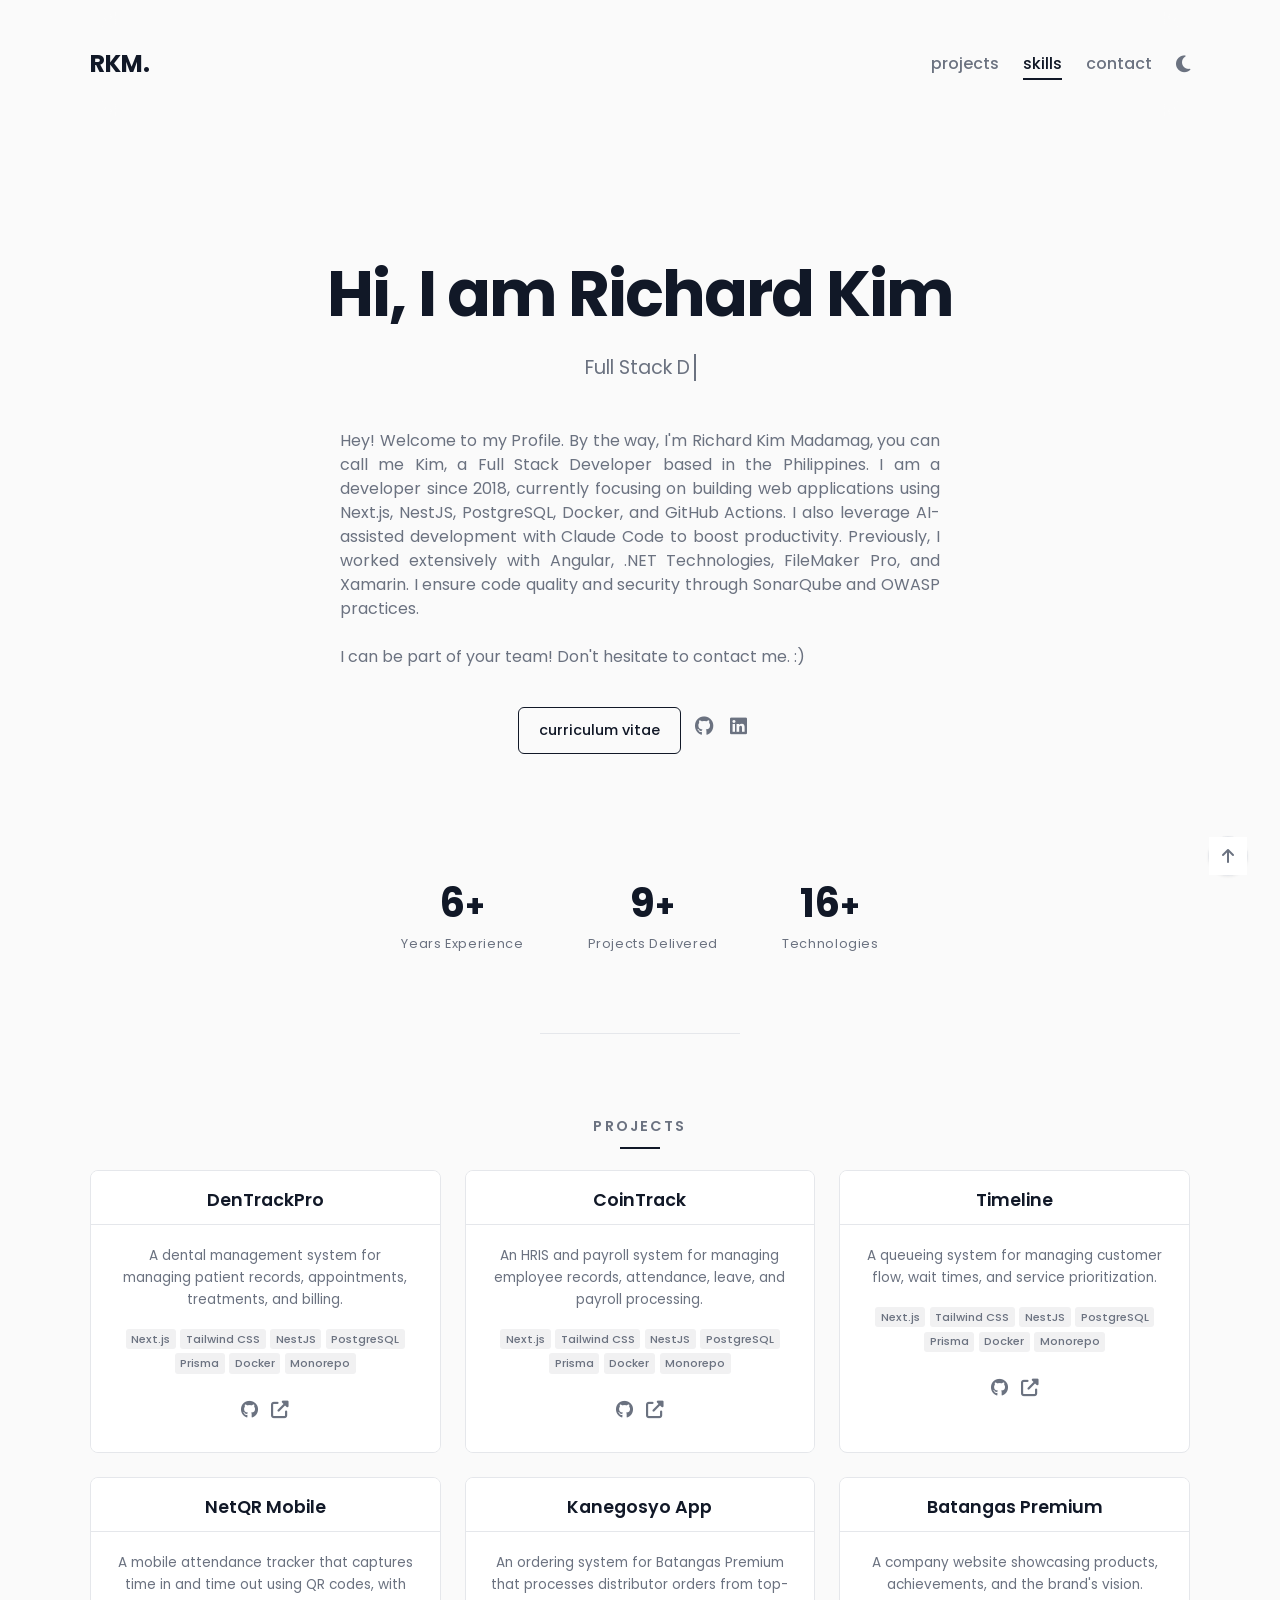
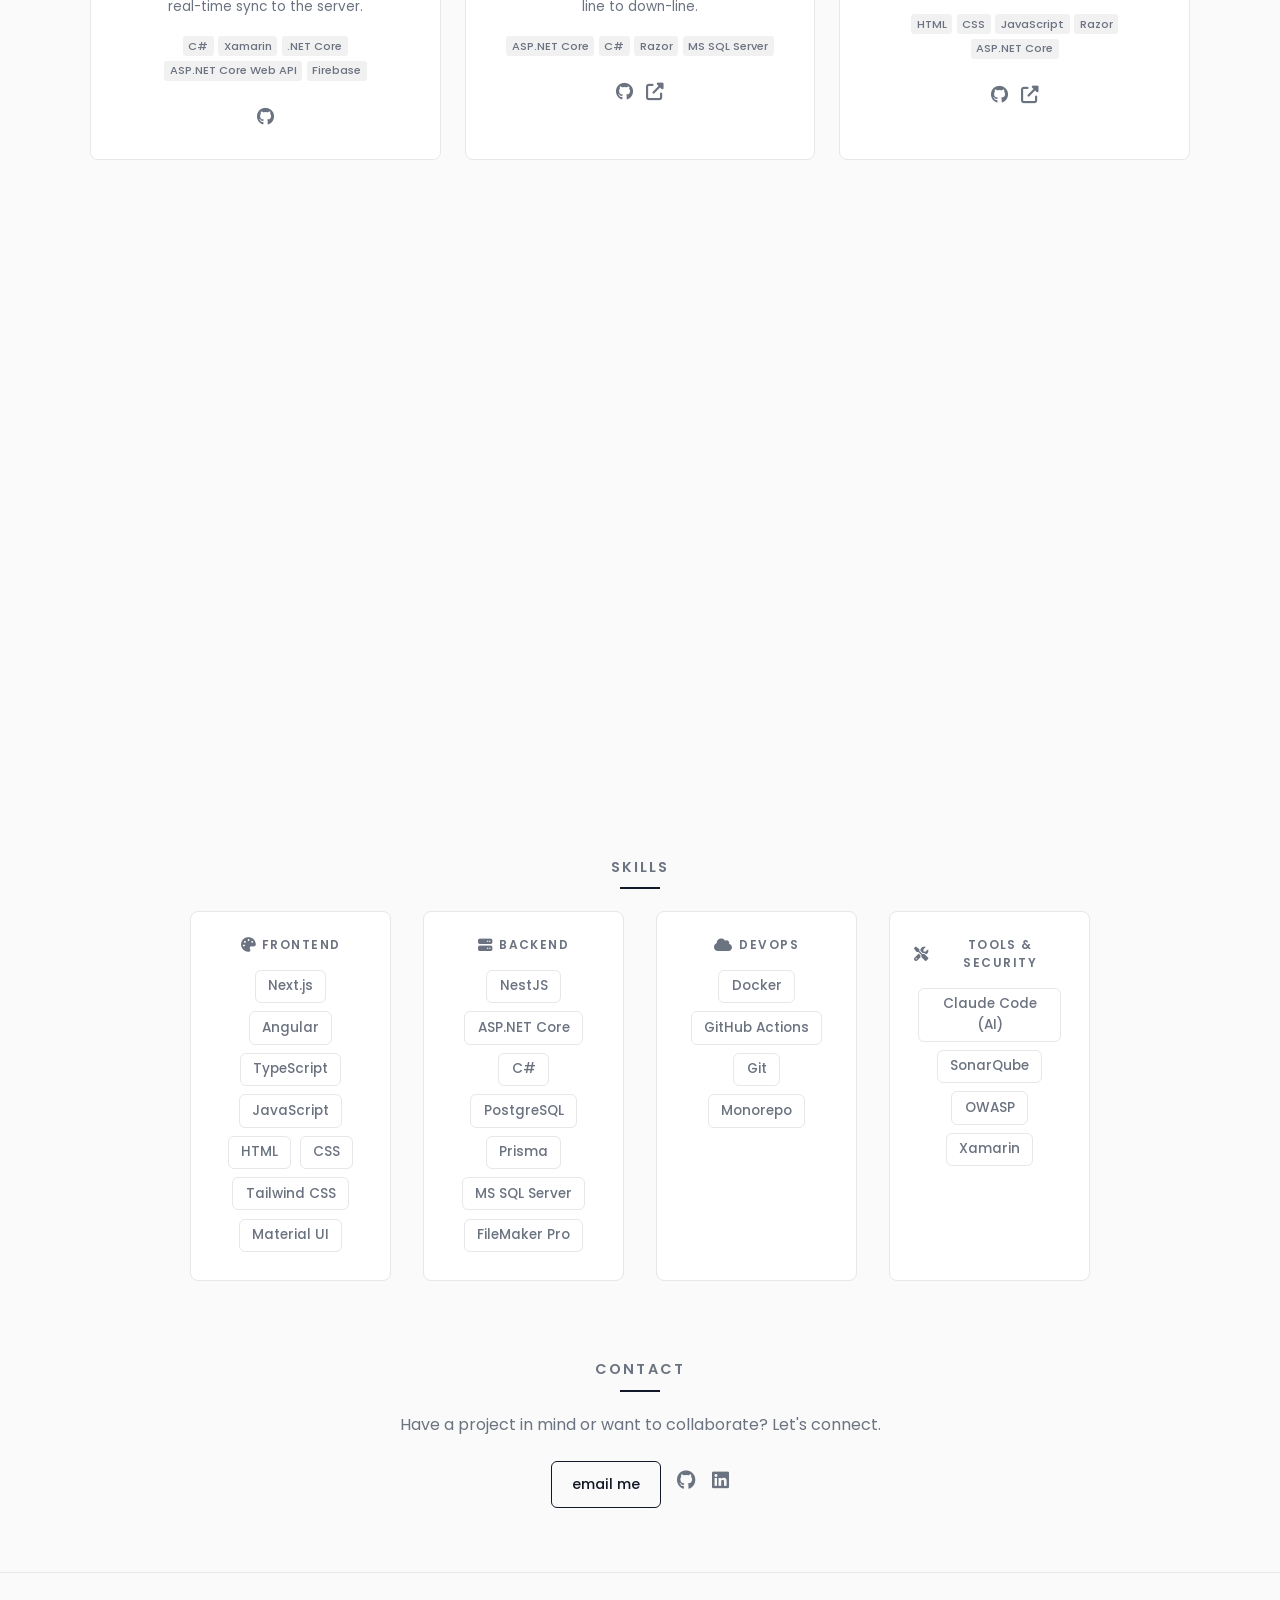
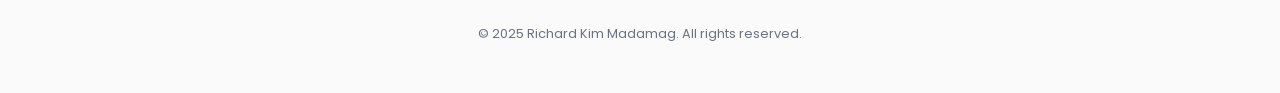
<file: index.html>
<!DOCTYPE html>
<html lang="en">

<head>
  <meta charset="UTF-8" />
  <meta name="viewport" content="width=device-width, initial-scale=1" />
  <meta name="description" content="Richard Kim Madamag - Full Stack Developer specializing in Next.js, NestJS, PostgreSQL, Docker, and AI-assisted development. Based in the Philippines." />
  <meta property="og:title" content="Richard Kim Madamag | Full Stack Developer" />
  <meta property="og:description" content="Full Stack Developer specializing in Next.js, NestJS, PostgreSQL, Docker, and AI-assisted development." />
  <meta property="og:type" content="website" />
  <meta property="og:url" content="https://kinnrichard.github.io" />
  <meta name="twitter:card" content="summary" />
  <meta name="twitter:title" content="Richard Kim Madamag | Full Stack Developer" />
  <meta name="twitter:description" content="Full Stack Developer specializing in Next.js, NestJS, PostgreSQL, Docker, and AI-assisted development." />
  <link rel="preconnect" href="https://fonts.googleapis.com" />
  <link rel="preconnect" href="https://fonts.gstatic.com" crossorigin />
  <link href="https://fonts.googleapis.com/css2?family=Poppins:wght@400;500;700&display=swap" rel="stylesheet" />
  <link rel="stylesheet" href="https://cdnjs.cloudflare.com/ajax/libs/font-awesome/6.5.1/css/all.min.css" crossorigin="anonymous" />
  <link rel="stylesheet" href="styles.css" />
  <link rel="icon" type="image/png" href="img/favicon.png">
  <title>Richard Kim Madamag | Portfolio</title>
</head>

<body class="light page-loading" id="top">
  <!-- Skip to content -->
  <a href="#main-content" class="skip-link">Skip to content</a>

  <header class="header center">
    <h3>
      <a href="https://kinnrichard.github.io" class="link">RKM.</a>
    </h3>

    <nav class="nav center">
      <ul class="nav__list center">
        <li class="nav__list-item">
          <a class="link link--nav" href="#projects">Projects</a>
        </li>
        <li class="nav__list-item">
          <a class="link link--nav" href="#skills">Skills</a>
        </li>
        <li class="nav__list-item">
          <a class="link link--nav" href="#contact">Contact</a>
        </li>
      </ul>

      <button type="button" aria-label="toggle theme" class="btn btn--icon">
        <i aria-hidden="true" id="btn-theme" class="fas fa-moon"></i>
      </button>

      <button type="button" aria-label="toggle navigation" class="btn btn--icon nav__hamburger">
        <i aria-hidden="true" class="fas fa-bars"></i>
      </button>
    </nav>
  </header>

  <main id="main-content">
    <!-- About -->
    <div class="about center">
      <h1 class="slide-in-left">Hi, I am <span class="about__name">Richard Kim</span></h1>
      <h2 class="about__role slide-in-right">
        <span class="typing-text" id="typing-text"></span>
      </h2>
      <p class="about__desc fade-in">
        Hey! Welcome to my Profile. By the way, I'm Richard Kim Madamag, you can
        call me Kim, a Full Stack Developer based in the Philippines.
        I am a developer since 2018, currently focusing on building web applications
        using Next.js, NestJS, PostgreSQL, Docker, and GitHub Actions. I also leverage
        AI-assisted development with Claude Code to boost productivity. Previously,
        I worked extensively with Angular, .NET Technologies, FileMaker Pro, and Xamarin.
        I ensure code quality and security through SonarQube and OWASP practices.
        <br><br>
        I can be part of your team! Don't hesitate to contact me. :)
      </p>

      <div class="about__contact center fade-in">
        <a href="https://mega.nz/file/4gUm0b6S#2HsHYPoQqhbKUtp5xmQ2JRCthd7hoEDloAqdLr2M_98" target="_blank" rel="noopener noreferrer">
          <span class="btn btn--outline">curriculum vitae</span>
        </a>

        <a href="https://github.com/kinnrichard?tab=repositories" target="_blank" rel="noopener noreferrer" aria-label="github"
          class="link link--icon">
          <i aria-hidden="true" class="fab fa-github"></i>
        </a>

        <a href="https://www.linkedin.com/in/richard-kim-madamag/" target="_blank" rel="noopener noreferrer" aria-label="linkedin"
          class="link link--icon">
          <i aria-hidden="true" class="fab fa-linkedin"></i>
        </a>
      </div>
    </div>

    <!-- Stats -->
    <div class="stats center fade-in">
      <div class="stat">
        <span class="stat__number" data-target="7">0</span><span class="stat__plus">+</span>
        <span class="stat__label">Years Experience</span>
      </div>
      <div class="stat">
        <span class="stat__number" data-target="12">0</span><span class="stat__plus">+</span>
        <span class="stat__label">Projects Delivered</span>
      </div>
      <div class="stat">
        <span class="stat__number" data-target="20">0</span><span class="stat__plus">+</span>
        <span class="stat__label">Technologies</span>
      </div>
    </div>

    <!-- Divider -->
    <div class="section-divider"></div>

    <!-- Projects -->
    <section id="projects" class="section projects">
      <h2 class="section__title fade-in">Projects</h2>

      <div class="projects__grid">
        <div class="project fade-in">
          <div class="project__header">
            <h3>DenTrackPro</h3>
          </div>
          <div class="project__body">
            <p class="project__description">
              A dental management system for managing patient records,
              appointments, treatments, and billing.
            </p>
            <ul class="project__stack">
              <li class="project__stack-item">Next.js</li>
              <li class="project__stack-item">Tailwind CSS</li>
              <li class="project__stack-item">NestJS</li>
              <li class="project__stack-item">PostgreSQL</li>
              <li class="project__stack-item">Prisma</li>
              <li class="project__stack-item">Docker</li>
              <li class="project__stack-item">Monorepo</li>
            </ul>
            <div class="project__links">
              <a href="https://github.com/kinnrichard?tab=repositories" aria-label="source code" class="link link--icon">
                <i aria-hidden="true" class="fab fa-github"></i>
              </a>
              <a href="https://demo.dentro.clinic" target="_blank" rel="noopener noreferrer" aria-label="live preview" class="link link--icon">
                <i aria-hidden="true" class="fas fa-external-link-alt"></i>
              </a>
            </div>
          </div>
        </div>

        <div class="project fade-in">
          <div class="project__header">
            <h3>CoinTrack</h3>
          </div>
          <div class="project__body">
            <p class="project__description">
              An HRIS and payroll system for managing employee records,
              attendance, leave, and payroll processing.
            </p>
            <ul class="project__stack">
              <li class="project__stack-item">Next.js</li>
              <li class="project__stack-item">Tailwind CSS</li>
              <li class="project__stack-item">NestJS</li>
              <li class="project__stack-item">PostgreSQL</li>
              <li class="project__stack-item">Prisma</li>
              <li class="project__stack-item">Docker</li>
              <li class="project__stack-item">Monorepo</li>
            </ul>
            <div class="project__links">
              <a href="https://github.com/kinnrichard?tab=repositories" aria-label="source code" class="link link--icon">
                <i aria-hidden="true" class="fab fa-github"></i>
              </a>
              <a href="https://app-staging.cointrackpro.com" target="_blank" rel="noopener noreferrer" aria-label="live preview" class="link link--icon">
                <i aria-hidden="true" class="fas fa-external-link-alt"></i>
              </a>
            </div>
          </div>
        </div>

        <div class="project fade-in">
          <div class="project__header">
            <h3>Timeline</h3>
          </div>
          <div class="project__body">
            <p class="project__description">
              A queueing system for managing customer flow,
              wait times, and service prioritization.
            </p>
            <ul class="project__stack">
              <li class="project__stack-item">Next.js</li>
              <li class="project__stack-item">Tailwind CSS</li>
              <li class="project__stack-item">NestJS</li>
              <li class="project__stack-item">PostgreSQL</li>
              <li class="project__stack-item">Prisma</li>
              <li class="project__stack-item">Docker</li>
              <li class="project__stack-item">Monorepo</li>
            </ul>
            <div class="project__links">
              <a href="https://github.com/kinnrichard?tab=repositories" aria-label="source code" class="link link--icon">
                <i aria-hidden="true" class="fab fa-github"></i>
              </a>
              <a href="https://demo.timelineqms.app" target="_blank" rel="noopener noreferrer" aria-label="live preview" class="link link--icon">
                <i aria-hidden="true" class="fas fa-external-link-alt"></i>
              </a>
            </div>
          </div>
        </div>

        <div class="project fade-in">
          <div class="project__header">
            <h3>NetQR Mobile</h3>
          </div>
          <div class="project__body">
            <p class="project__description">
              A mobile attendance tracker that captures time in and time out
              using QR codes, with real-time sync to the server.
            </p>
            <ul class="project__stack">
              <li class="project__stack-item">C#</li>
              <li class="project__stack-item">Xamarin</li>
              <li class="project__stack-item">.NET Core</li>
              <li class="project__stack-item">ASP.NET Core Web API</li>
              <li class="project__stack-item">Firebase</li>
            </ul>
            <div class="project__links">
              <a href="https://github.com/kinnrichard?tab=repositories" aria-label="source code" class="link link--icon">
                <i aria-hidden="true" class="fab fa-github"></i>
              </a>
            </div>
          </div>
        </div>

        <div class="project fade-in">
          <div class="project__header">
            <h3>Kanegosyo App</h3>
          </div>
          <div class="project__body">
            <p class="project__description">
              An ordering system for Batangas Premium that processes
              distributor orders from top-line to down-line.
            </p>
            <ul class="project__stack">
              <li class="project__stack-item">ASP.NET Core</li>
              <li class="project__stack-item">C#</li>
              <li class="project__stack-item">Razor</li>
              <li class="project__stack-item">MS SQL Server</li>
            </ul>
            <div class="project__links">
              <a href="https://github.com/kinnrichard?tab=repositories" aria-label="source code" class="link link--icon" target="_blank" rel="noopener noreferrer">
                <i aria-hidden="true" class="fab fa-github"></i>
              </a>
              <a href="https://bpkanegosyo.com" target="_blank" rel="noopener noreferrer" aria-label="live preview" class="link link--icon">
                <i aria-hidden="true" class="fas fa-external-link-alt"></i>
              </a>
            </div>
          </div>
        </div>

        <div class="project fade-in">
          <div class="project__header">
            <h3>Batangas Premium</h3>
          </div>
          <div class="project__body">
            <p class="project__description">
              A company website showcasing products, achievements,
              and the brand's vision.
            </p>
            <ul class="project__stack">
              <li class="project__stack-item">HTML</li>
              <li class="project__stack-item">CSS</li>
              <li class="project__stack-item">JavaScript</li>
              <li class="project__stack-item">Razor</li>
              <li class="project__stack-item">ASP.NET Core</li>
            </ul>
            <div class="project__links">
              <a href="https://github.com/kinnrichard?tab=repositories" aria-label="source code" class="link link--icon">
                <i aria-hidden="true" class="fab fa-github"></i>
              </a>
              <a href="https://mock.batangaspremium.com" target="_blank" rel="noopener noreferrer" aria-label="live preview" class="link link--icon">
                <i aria-hidden="true" class="fas fa-external-link-alt"></i>
              </a>
            </div>
          </div>
        </div>

        <div class="project fade-in">
          <div class="project__header">
            <h3>BlueTime Attendance</h3>
          </div>
          <div class="project__body">
            <p class="project__description">
              A web app for viewing and consolidating attendance data
              by cut-off periods and individual users.
            </p>
            <ul class="project__stack">
              <li class="project__stack-item">Angular</li>
              <li class="project__stack-item">ASP.NET Core Web API</li>
              <li class="project__stack-item">C#</li>
              <li class="project__stack-item">HTML</li>
              <li class="project__stack-item">CSS</li>
              <li class="project__stack-item">JavaScript</li>
            </ul>
            <div class="project__links">
              <a href="https://github.com/kinnrichard?tab=repositories" aria-label="source code" class="link link--icon">
                <i aria-hidden="true" class="fab fa-github"></i>
              </a>
            </div>
          </div>
        </div>

        <div class="project fade-in">
          <div class="project__header">
            <h3>Kinnitech Softwares</h3>
          </div>
          <div class="project__body">
            <p class="project__description">
              A company website showcasing Kinnitech's services,
              projects, and information.
            </p>
            <ul class="project__stack">
              <li class="project__stack-item">HTML</li>
              <li class="project__stack-item">CSS</li>
              <li class="project__stack-item">JavaScript</li>
              <li class="project__stack-item">Razor</li>
              <li class="project__stack-item">ASP.NET Core</li>
            </ul>
            <div class="project__links">
              <a href="https://github.com/kinnrichard?tab=repositories" aria-label="source code" class="link link--icon">
                <i aria-hidden="true" class="fab fa-github"></i>
              </a>
              <a href="https://kinn-softwares.solutions" target="_blank" rel="noopener noreferrer" aria-label="live preview" class="link link--icon">
                <i aria-hidden="true" class="fas fa-external-link-alt"></i>
              </a>
            </div>
          </div>
        </div>

        <div class="project fade-in">
          <div class="project__header">
            <h3>ABIS</h3>
          </div>
          <div class="project__body">
            <p class="project__description">
              Attendance Biometric Identification System &mdash; a desktop app
              that captures user attendance directly to the server.
            </p>
            <ul class="project__stack">
              <li class="project__stack-item">FileMaker Pro</li>
            </ul>
            <div class="project__links">
              <a href="https://github.com/kinnrichard?tab=repositories" aria-label="source code" class="link link--icon">
                <i aria-hidden="true" class="fab fa-github"></i>
              </a>
            </div>
          </div>
        </div>

        <div class="project fade-in">
          <div class="project__header">
            <h3>MangJose Graphics PMS</h3>
          </div>
          <div class="project__body">
            <p class="project__description">
              A project monitoring system with payroll for tracking jobs
              and recording customer information.
            </p>
            <ul class="project__stack">
              <li class="project__stack-item">HTML</li>
              <li class="project__stack-item">CSS</li>
              <li class="project__stack-item">JavaScript</li>
              <li class="project__stack-item">Razor</li>
              <li class="project__stack-item">ASP.NET Core</li>
            </ul>
            <div class="project__links">
              <a href="https://github.com/kinnrichard?tab=repositories" aria-label="source code" class="link link--icon">
                <i aria-hidden="true" class="fab fa-github"></i>
              </a>
              <a href="http://mangjosegraphics.com" target="_blank" rel="noopener noreferrer" aria-label="live preview" class="link link--icon">
                <i aria-hidden="true" class="fas fa-external-link-alt"></i>
              </a>
            </div>
          </div>
        </div>

        <div class="project fade-in">
          <div class="project__header">
            <h3>DiamondlandBright OPC</h3>
          </div>
          <div class="project__body">
            <p class="project__description">
              An official company website displaying projects,
              services, and company information.
            </p>
            <ul class="project__stack">
              <li class="project__stack-item">HTML</li>
              <li class="project__stack-item">CSS</li>
              <li class="project__stack-item">JavaScript</li>
              <li class="project__stack-item">Razor</li>
              <li class="project__stack-item">ASP.NET Core</li>
            </ul>
            <div class="project__links">
              <a href="https://github.com/kinnrichard?tab=repositories" aria-label="source code" class="link link--icon">
                <i aria-hidden="true" class="fab fa-github"></i>
              </a>
              <a href="http://diamondlandbright.com" target="_blank" rel="noopener noreferrer" aria-label="live preview" class="link link--icon">
                <i aria-hidden="true" class="fas fa-external-link-alt"></i>
              </a>
            </div>
          </div>
        </div>

        <div class="project fade-in">
          <div class="project__header">
            <h3>Jitech Solutions IMS</h3>
          </div>
          <div class="project__body">
            <p class="project__description">
              An inventory management system for tracking internal
              stock and corresponding customer data.
            </p>
            <ul class="project__stack">
              <li class="project__stack-item">HTML</li>
              <li class="project__stack-item">CSS</li>
              <li class="project__stack-item">JavaScript</li>
              <li class="project__stack-item">Razor</li>
              <li class="project__stack-item">ASP.NET Core</li>
            </ul>
            <div class="project__links">
              <a href="https://github.com/kinnrichard?tab=repositories" aria-label="source code" class="link link--icon">
                <i aria-hidden="true" class="fab fa-github"></i>
              </a>
              <a href="http://ims.jitech.solutions" target="_blank" rel="noopener noreferrer" aria-label="live preview" class="link link--icon">
                <i aria-hidden="true" class="fas fa-external-link-alt"></i>
              </a>
            </div>
          </div>
        </div>

      </div>
    </section>

    <!-- Skills -->
    <section class="section skills" id="skills">
      <h2 class="section__title fade-in">Skills</h2>
      <div class="skills__categories">
        <div class="skills__category scale-in">
          <div class="skills__category-title">
            <i class="fas fa-palette"></i> Frontend
          </div>
          <ul class="skills__list">
            <li class="skills__list-item btn btn--plain">Next.js</li>
            <li class="skills__list-item btn btn--plain">Angular</li>
            <li class="skills__list-item btn btn--plain">TypeScript</li>
            <li class="skills__list-item btn btn--plain">JavaScript</li>
            <li class="skills__list-item btn btn--plain">HTML</li>
            <li class="skills__list-item btn btn--plain">CSS</li>
            <li class="skills__list-item btn btn--plain">Tailwind CSS</li>
            <li class="skills__list-item btn btn--plain">Material UI</li>
          </ul>
        </div>

        <div class="skills__category scale-in">
          <div class="skills__category-title">
            <i class="fas fa-server"></i> Backend
          </div>
          <ul class="skills__list">
            <li class="skills__list-item btn btn--plain">NestJS</li>
            <li class="skills__list-item btn btn--plain">ASP.NET Core</li>
            <li class="skills__list-item btn btn--plain">C#</li>
            <li class="skills__list-item btn btn--plain">PostgreSQL</li>
            <li class="skills__list-item btn btn--plain">Prisma</li>
            <li class="skills__list-item btn btn--plain">MS SQL Server</li>
            <li class="skills__list-item btn btn--plain">FileMaker Pro</li>
          </ul>
        </div>

        <div class="skills__category scale-in">
          <div class="skills__category-title">
            <i class="fas fa-cloud"></i> DevOps
          </div>
          <ul class="skills__list">
            <li class="skills__list-item btn btn--plain">Docker</li>
            <li class="skills__list-item btn btn--plain">GitHub Actions</li>
            <li class="skills__list-item btn btn--plain">Git</li>
            <li class="skills__list-item btn btn--plain">Monorepo</li>
          </ul>
        </div>

        <div class="skills__category scale-in">
          <div class="skills__category-title">
            <i class="fas fa-tools"></i> Tools & Security
          </div>
          <ul class="skills__list">
            <li class="skills__list-item btn btn--plain">Claude Code (AI)</li>
            <li class="skills__list-item btn btn--plain">SonarQube</li>
            <li class="skills__list-item btn btn--plain">OWASP</li>
            <li class="skills__list-item btn btn--plain">Xamarin</li>
          </ul>
        </div>
      </div>
    </section>

    <!-- Contact -->
    <section class="section contact center fade-in" id="contact">
      <h2 class="section__title">Contact</h2>
      <p class="contact__text">Have a project in mind or want to collaborate? Let's connect.</p>
      <div class="contact__links">
        <a href="mailto:richardkimmadamag@gmail.com">
          <span class="btn btn--outline">Email me</span>
        </a>
        <a href="https://github.com/kinnrichard?tab=repositories" target="_blank" rel="noopener noreferrer" aria-label="github"
          class="link link--icon">
          <i aria-hidden="true" class="fab fa-github"></i>
        </a>
        <a href="https://www.linkedin.com/in/richard-kim-madamag/" target="_blank" rel="noopener noreferrer" aria-label="linkedin"
          class="link link--icon">
          <i aria-hidden="true" class="fab fa-linkedin"></i>
        </a>
      </div>
    </section>
  </main>

  <footer class="footer">
    <span class="footer__link">&copy; 2025 Richard Kim Madamag. All rights reserved.</span>
  </footer>

  <div class="scroll-container">
    <div class="scroll-top">
      <a aria-label="Scroll up" href="#top">
        <i aria-hidden="true" class="fas fa-arrow-up"></i>
      </a>
    </div>
  </div>

  <script src="./script.js"></script>
</body>

</html>
</file>
<file: styles.css>
/*===============
  global styles
===============*/

* {
  padding: 0;
  margin: 0;
  border: 0;
  outline: 0;
  background-color: inherit;
  color: inherit;
  font-family: inherit;
  font-size: inherit;
  box-shadow: none;
  box-sizing: border-box;
}

html {
  scroll-behavior: smooth;
  scroll-padding-top: 9em;
}

body {
  font-family: "Poppins", sans-serif;
  line-height: 1.5;
  color: var(--clr-fg);
  background-color: var(--clr-bg);
  transition: background-color 0.4s ease, color 0.4s ease;
}

.light {
  --clr-bg: #fafafa;
  --clr-bg-alt: #fff;
  --clr-fg: #6b7280;
  --clr-fg-alt: #111827;
  --clr-primary: #111827;
  --clr-primary-light: rgba(17, 24, 39, 0.06);
  --clr-border: #e5e7eb;
  --shadow: 0 1px 3px rgba(0, 0, 0, 0.06);
  --shadow-hover: 0 8px 30px rgba(0, 0, 0, 0.12);
  --clr-section-bg: #f3f4f6;
  --clr-accent: #374151;
  --clr-header-bg: rgba(250, 250, 250, 0.8);
}

.dark {
  --clr-bg: #111111;
  --clr-bg-alt: #1a1a1a;
  --clr-fg: #9ca3af;
  --clr-fg-alt: #f3f4f6;
  --clr-primary: #f3f4f6;
  --clr-primary-light: rgba(243, 244, 246, 0.08);
  --clr-border: #2a2a2a;
  --shadow: 0 1px 3px rgba(0, 0, 0, 0.2);
  --shadow-hover: 0 8px 30px rgba(0, 0, 0, 0.5);
  --clr-section-bg: #161616;
  --clr-accent: #d1d5db;
  --clr-header-bg: rgba(17, 17, 17, 0.8);
}

::-moz-selection {
  background: var(--clr-primary);
  color: var(--clr-bg);
}

::-webkit-selection,
::selection {
  background: var(--clr-primary);
  color: var(--clr-bg);
}

h1,
h2,
h3,
h4 {
  line-height: 1.2;
  color: var(--clr-fg-alt);
}

h1 {
  font-size: 4rem;
  font-weight: 700;
  letter-spacing: -0.03em;
}

h2 {
  font-size: 2rem;
}

h3 {
  font-size: 1.5rem;
}

h4 {
  font-size: 1.3rem;
}

ul {
  list-style-type: none;
}

a {
  text-decoration: none;
}

button {
  cursor: pointer;
}

@media (max-width: 900px) {
  h1 {
    font-size: 2.6rem;
  }
}

/*===================
  buttons and links
===================*/

.link {
  color: var(--clr-primary);
  padding: 0 0 0.3em 0;
  position: relative;
}

.link:hover {
  color: var(--clr-primary);
}

.link::before {
  content: "";
  display: inline;
  width: 0%;
  height: 0.1em;
  position: absolute;
  bottom: 0;
  background-color: var(--clr-primary);
  transition: width 0.3s cubic-bezier(0.25, 0.46, 0.45, 0.94);
}

.link:hover::before,
.link:focus::before {
  width: 100%;
}

.link--nav {
  color: var(--clr-fg);
  text-transform: lowercase;
  font-weight: 500;
  transition: color 0.3s ease;
}

.link--nav:hover {
  color: var(--clr-fg-alt);
}

.link--icon {
  color: var(--clr-fg);
  font-size: 1.2rem;
  transition: color 0.3s ease, transform 0.3s ease;
}

.link--icon:hover {
  color: var(--clr-fg-alt);
  transform: translateY(-2px);
}

.btn {
  display: block;
  padding: 0.8em 1.4em;
  font-weight: 500;
  font-size: 0.9rem;
  text-transform: lowercase;
  transition: all 0.3s cubic-bezier(0.25, 0.46, 0.45, 0.94);
}

.btn--outline {
  color: var(--clr-primary);
  border: 1.5px solid var(--clr-primary);
  position: relative;
  overflow: hidden;
  z-index: 1;
  border-radius: 6px;
}

.btn--outline:focus,
.btn--outline:hover {
  color: var(--clr-bg);
  transform: translateY(-2px);
}

.btn--outline:before {
  content: "";
  position: absolute;
  background-color: var(--clr-primary);
  right: 100%;
  bottom: 0;
  left: 0;
  top: 0;
  z-index: -1;
  transition: right 0.3s cubic-bezier(0.25, 0.46, 0.45, 0.94);
}

.btn--outline:hover::before,
.btn--outline:focus::before {
  right: 0;
}

.btn--plain {
  text-transform: initial;
  background-color: var(--clr-bg-alt);
  border: 1px solid var(--clr-border);
  border-radius: 6px;
  font-size: 0.85rem;
  padding: 0.4em 0.9em;
  transition: all 0.3s ease;
}

.btn--plain:hover {
  transform: translateY(-2px);
  border-color: var(--clr-fg);
}

.btn--icon {
  padding: 0;
  font-size: 1.2rem;
  transition: transform 0.3s ease;
}

.btn--icon:hover,
.btn--icon:focus {
  color: var(--clr-primary);
  transform: rotate(15deg) scale(1.1);
}

.btn--icon:active {
  transform: scale(0.95);
}

/*========
  layout
========*/

.center {
  display: flex;
  align-items: center;
}

.header {
  height: 8em;
  max-width: 1100px;
  width: 95%;
  margin: 0 auto;
  justify-content: space-between;
  position: sticky;
  top: 0;
  z-index: 100;
  background-color: var(--clr-header-bg);
  backdrop-filter: blur(12px);
  -webkit-backdrop-filter: blur(12px);
}

main {
  max-width: 1100px;
  width: 95%;
  margin: 0 auto;
}

.section {
  margin-top: 5em;
}

.section__title {
  text-align: center;
  margin-bottom: 1.5em;
  text-transform: uppercase;
  font-size: 0.9rem;
  font-weight: 600;
  letter-spacing: 0.15em;
  color: var(--clr-fg);
  position: relative;
  display: inline-block;
  width: 100%;
}

.section__title::after {
  content: "";
  display: block;
  width: 40px;
  height: 2px;
  background-color: var(--clr-fg-alt);
  margin: 0.8em auto 0;
}

.nav__list {
  margin-right: 1.5em;
  display: flex;
}

.nav__list-item {
  margin-left: 1.5em;
}

.nav__hamburger {
  display: none;
  width: 1em;
}

/*========
  about / hero
========*/

.about {
  flex-direction: column;
  margin-top: 3em;
  padding: 5em 0;
}

.about__name {
  color: var(--clr-fg-alt);
  position: relative;
  display: inline-block;
}

.about__role {
  margin-top: 1.2em;
  font-size: 1.2rem;
  font-weight: 400;
  color: var(--clr-fg);
  min-height: 1.8em;
}

.about__role .typing-text {
  border-right: 2px solid var(--clr-fg);
  padding-right: 4px;
}

@keyframes blink-caret {
  from, to { border-color: transparent; }
  50% { border-color: var(--clr-fg); }
}

.about__role .typing-text {
  animation: blink-caret 0.75s step-end infinite;
}

.about__role .typing-text.done {
  animation: none;
  border-right-color: transparent;
}

.about__desc {
  font-size: 1rem;
  max-width: 600px;
  text-align: justify;
}

.about__desc,
.about__contact {
  margin-top: 2.4em;
}

.about .link--icon {
  margin-right: 0.8em;
}

.about .btn--outline {
  margin-right: 1em;
}

/*========
  section dividers
========*/

.section-divider {
  width: 100%;
  height: 1px;
  max-width: 200px;
  margin: 3em auto 0;
  background-color: var(--clr-border);
}

/*========
  scroll animations
========*/

.fade-in {
  opacity: 0;
  transform: translateY(30px);
  transition: opacity 0.7s cubic-bezier(0.16, 1, 0.3, 1), transform 0.7s cubic-bezier(0.16, 1, 0.3, 1);
}

.fade-in.visible {
  opacity: 1;
  transform: translateY(0);
}

.scale-in {
  opacity: 0;
  transform: scale(0.9);
  transition: opacity 0.6s cubic-bezier(0.16, 1, 0.3, 1), transform 0.6s cubic-bezier(0.16, 1, 0.3, 1);
}

.scale-in.visible {
  opacity: 1;
  transform: scale(1);
}

.slide-in-left {
  opacity: 0;
  transform: translateX(-40px);
  transition: opacity 0.7s cubic-bezier(0.16, 1, 0.3, 1), transform 0.7s cubic-bezier(0.16, 1, 0.3, 1);
}

.slide-in-left.visible {
  opacity: 1;
  transform: translateX(0);
}

.slide-in-right {
  opacity: 0;
  transform: translateX(40px);
  transition: opacity 0.7s cubic-bezier(0.16, 1, 0.3, 1), transform 0.7s cubic-bezier(0.16, 1, 0.3, 1);
}

.slide-in-right.visible {
  opacity: 1;
  transform: translateX(0);
}

/*========
  projects
========*/

.projects__grid {
  max-width: 1100px;
  margin: 0 auto;
  display: grid;
  grid-template-columns: repeat(auto-fit, minmax(18em, 1fr));
  grid-gap: 1.5em;
}

.project {
  padding: 0;
  margin: 0 auto;
  text-align: center;
  border: 1px solid var(--clr-border);
  transition: all 0.4s cubic-bezier(0.25, 0.46, 0.45, 0.94);
  border-radius: 8px;
  overflow: hidden;
  background-color: var(--clr-bg-alt);
}

.project:hover {
  transform: translateY(-6px);
  box-shadow: var(--shadow-hover);
  border-color: var(--clr-fg);
}

.project__header {
  padding: 1.2em 1.5em 0.8em;
  border-bottom: 1px solid var(--clr-border);
  transition: border-color 0.4s ease;
}

.project:hover .project__header {
  border-color: var(--clr-fg);
}

.project__header h3 {
  font-size: 1.1rem;
  font-weight: 600;
}

.project__body {
  padding: 1em 1.5em 1.5em;
}

.project__description {
  margin-top: 0.3em;
  font-size: 0.85rem;
  line-height: 1.6;
}

.project__stack {
  display: flex;
  flex-wrap: wrap;
  justify-content: center;
  margin: 1em 0;
}

.project__stack-item {
  margin: 0.2em;
  font-weight: 500;
  font-size: 0.7rem;
  color: var(--clr-fg);
  background-color: var(--clr-primary-light);
  padding: 0.15em 0.5em;
  border-radius: 3px;
  transition: all 0.3s ease;
}

.project:hover .project__stack-item {
  background-color: var(--clr-primary-light);
  color: var(--clr-fg-alt);
}

.project__links {
  display: flex;
  justify-content: center;
  gap: 0.8em;
  padding-top: 0.3em;
}

.project .link--icon {
  margin-left: 0;
  font-size: 1.1rem;
  color: var(--clr-fg);
  transition: all 0.3s ease;
}

.project .link--icon:hover {
  color: var(--clr-fg-alt);
  transform: translateY(-2px);
}

/*========
  skills
========*/

.skills__categories {
  max-width: 900px;
  width: 95%;
  margin: 0 auto;
  display: grid;
  grid-template-columns: repeat(auto-fit, minmax(200px, 1fr));
  grid-gap: 2em;
}

.skills__category {
  text-align: center;
  padding: 1.5em;
  border: 1px solid var(--clr-border);
  border-radius: 8px;
  background-color: var(--clr-bg-alt);
  transition: all 0.4s cubic-bezier(0.25, 0.46, 0.45, 0.94);
}

.skills__category:hover {
  transform: translateY(-4px);
  box-shadow: var(--shadow-hover);
  border-color: var(--clr-fg);
}

.skills__category-title {
  font-size: 0.75rem;
  font-weight: 600;
  text-transform: uppercase;
  letter-spacing: 0.12em;
  margin-bottom: 1em;
  display: flex;
  align-items: center;
  justify-content: center;
  gap: 0.5em;
  color: var(--clr-fg);
}

.skills__category-title i {
  font-size: 0.9rem;
}

.skills__list {
  display: flex;
  flex-wrap: wrap;
  justify-content: center;
}

.skills__list-item {
  margin: 0.3em;
}

/*========
  contact
========*/

.contact {
  flex-direction: column;
}

/*========
  footer
========*/

.footer {
  padding: 3em 0;
  margin-top: 4em;
  text-align: center;
  border-top: 1px solid var(--clr-border);
}

.footer__link {
  font-size: 0.8rem;
  font-weight: 400;
  color: var(--clr-fg);
}

/*========
  scroll to top
========*/

.scroll-top {
  display: none;
  position: fixed;
  bottom: 1.5em;
  right: 2em;
  background-color: var(--clr-bg-alt);
  font-size: 1rem;
  width: 40px;
  height: 40px;
  border-radius: 50%;
  border: 1px solid var(--clr-border);
  box-shadow: var(--shadow);
  transition: all 0.3s ease;
  z-index: 50;
}

.scroll-top a {
  display: flex;
  align-items: center;
  justify-content: center;
  width: 100%;
  height: 100%;
}

.scroll-top:hover {
  transform: translateY(-3px);
  box-shadow: var(--shadow-hover);
  border-color: var(--clr-fg);
}

@keyframes fadeInUp {
  from {
    opacity: 0;
    transform: translateY(10px);
  }
  to {
    opacity: 1;
    transform: translateY(0);
  }
}

.scroll-top.show {
  display: flex;
  align-items: center;
  justify-content: center;
  animation: fadeInUp 0.3s ease forwards;
}

/*========
  smooth theme transition
========*/

.header,
.project,
.skills__category,
.btn--plain,
.btn--outline,
.scroll-top,
.footer {
  transition: background-color 0.4s ease, border-color 0.4s ease, color 0.4s ease, transform 0.3s ease, box-shadow 0.3s ease;
}

/*========
  skip link
========*/

.skip-link {
  position: absolute;
  top: -100%;
  left: 0;
  background-color: var(--clr-primary);
  color: var(--clr-bg);
  padding: 0.5em 1em;
  z-index: 200;
  font-size: 0.9rem;
  border-radius: 0 0 6px 0;
  transition: top 0.2s ease;
}

.skip-link:focus {
  top: 0;
}

/*========
  page load animation
========*/

.page-loading .fade-in,
.page-loading .scale-in,
.page-loading .slide-in-left,
.page-loading .slide-in-right {
  transition: none;
}

/*========
  focus styles
========*/

*:focus-visible {
  outline: 2px solid var(--clr-primary);
  outline-offset: 3px;
}

a:focus:not(:focus-visible),
button:focus:not(:focus-visible) {
  outline: none;
}

/*========
  active nav
========*/

.link--nav.active {
  color: var(--clr-fg-alt);
}

.link--nav.active::before {
  width: 100%;
}

/*========
  stats
========*/

.stats {
  justify-content: center;
  gap: 4em;
  padding: 2em 0;
  margin-top: 1em;
}

.stat {
  text-align: center;
}

.stat__number {
  font-size: 2.5rem;
  font-weight: 700;
  color: var(--clr-fg-alt);
  line-height: 1;
}

.stat__plus {
  font-size: 2rem;
  font-weight: 700;
  color: var(--clr-fg-alt);
}

.stat__label {
  display: block;
  font-size: 0.8rem;
  color: var(--clr-fg);
  margin-top: 0.3em;
  letter-spacing: 0.05em;
}

/*========
  contact enhanced
========*/

.contact__text {
  color: var(--clr-fg);
  margin-bottom: 1.5em;
  font-size: 1rem;
}

.contact__links {
  display: flex;
  align-items: center;
  gap: 1em;
}

/*========
  responsive
========*/

@media (max-width: 600px) {
  .header {
    height: 6em;
  }

  .section {
    margin-top: 4em;
  }

  .nav__list {
    flex-direction: column;
    padding: 4em 0;
    position: absolute;
    right: 0;
    left: 0;
    top: 5em;
    background-color: var(--clr-bg);
    width: 0;
    overflow: hidden;
    transition: width 0.2s ease-in-out;
  }

  .display-nav-list {
    width: 100%;
  }

  .nav__list-item {
    margin: 0.5em 0;
  }

  .nav__hamburger {
    display: flex;
    margin-left: 0.8em;
  }

  .about {
    align-items: flex-start;
    margin-top: 2em;
    padding: 2em 0;
  }

  .skills__categories {
    grid-template-columns: repeat(2, 1fr);
    grid-gap: 1em;
  }

  .skills__category {
    padding: 1em;
  }

  .footer {
    padding: 2em;
    margin-top: 3em;
  }

  .scroll-container {
    display: none;
  }

  .stats {
    gap: 2em;
    flex-wrap: wrap;
  }

  .stat__number {
    font-size: 2rem;
  }
}
</file>
